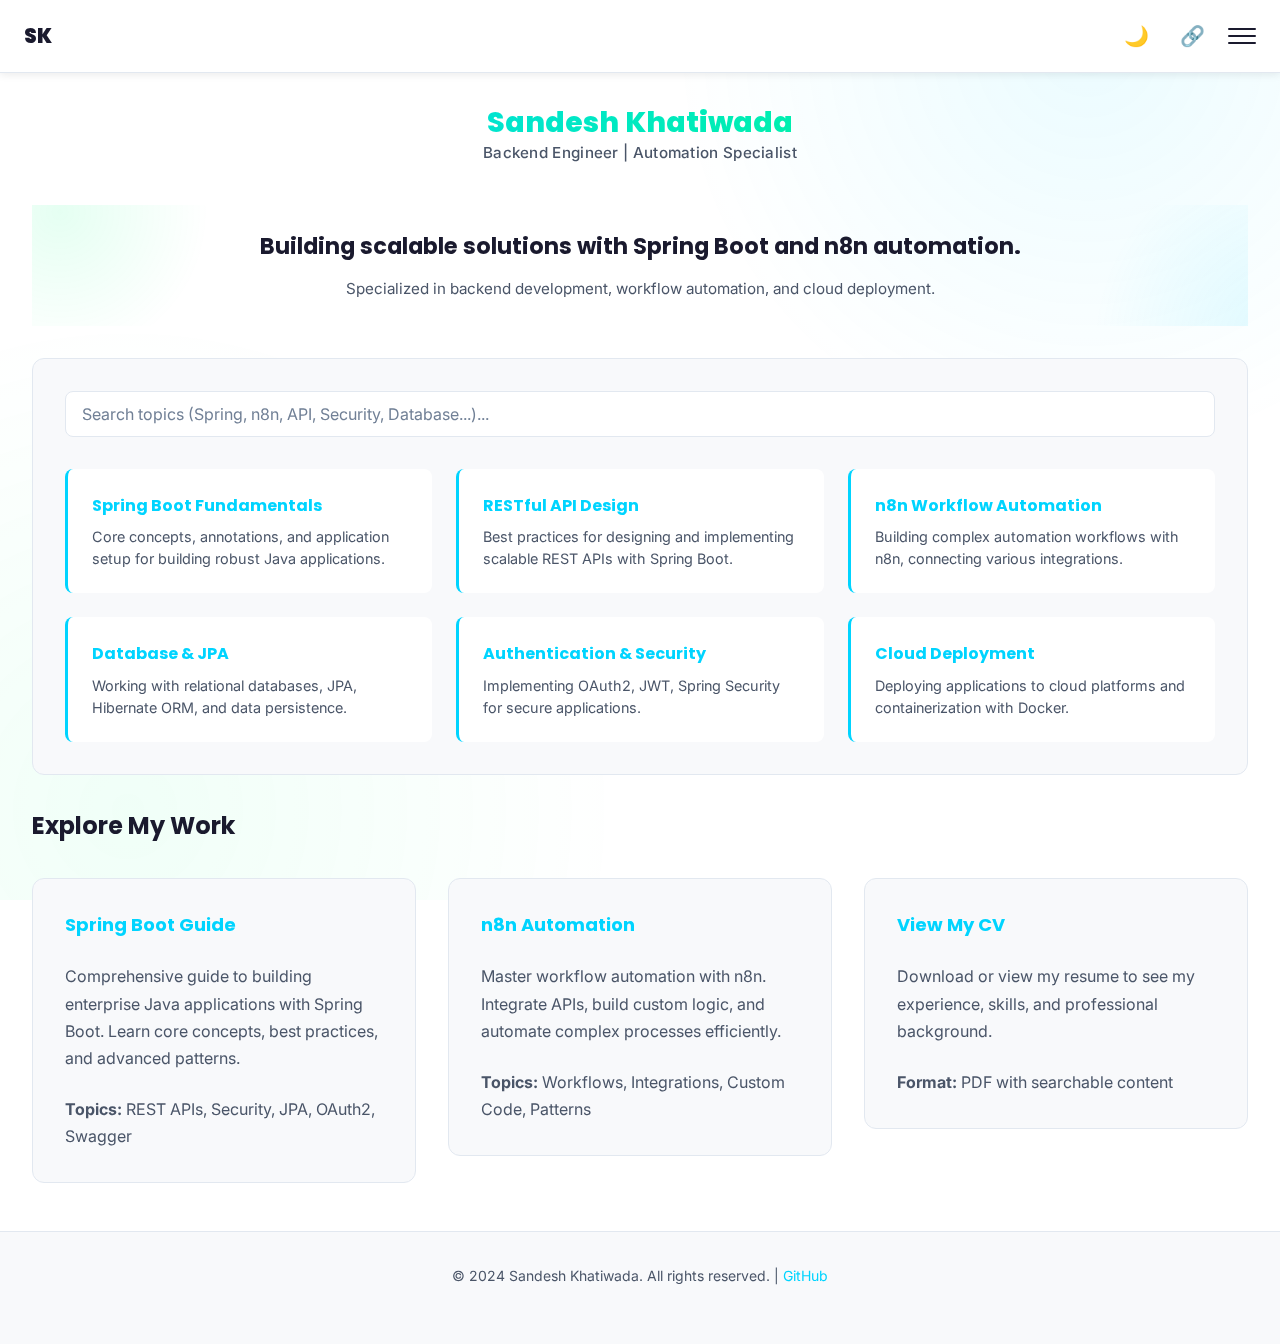
<file: index.html>
<!DOCTYPE html>
<html lang="en">
<head>
    <meta charset="UTF-8">
    <meta name="viewport" content="width=device-width, initial-scale=1.0">
    <title>Sandesh Khatiwada - Backend & Automation Engineer</title>
    <meta name="description" content="Technical portfolio of Sandesh Khatiwada - specialized in Spring Boot, n8n automation, and cloud solutions.">
    
    <!-- Google Fonts -->
    <link href="https://fonts.googleapis.com/css2?family=Inter:wght@400;500;600;700;800&family=Poppins:wght@600;700;800&family=Fira+Code:wght@400;500&display=swap" rel="stylesheet">
    
    <!-- Styles -->
    <link rel="stylesheet" href="css/style-new.css">
</head>
<body>
    <!-- NAVBAR - MINIMAL HEADER -->
    <nav class="navbar">
        <div class="nav-container">
            <div class="nav-brand">SK</div>
            <div class="nav-controls">
                <button id="theme-toggle-btn" class="nav-icon-btn" aria-label="Toggle theme">🌙</button>
                <a href="https://github.com/SandeshKhatiwada05" target="_blank" class="nav-icon-btn" aria-label="GitHub">
                    <span>🔗</span>
                </a>
                <div class="hamburger-menu">
                    <span></span>
                    <span></span>
                    <span></span>
                </div>
            </div>
        </div>
    </nav>

    <!-- SIDEBAR MENU -->
    <aside class="sidebar">
        <ul class="sidebar-menu">
            <li><a href="index.html">Home</a></li>
            <li><a href="spring.html">Spring Boot</a></li>
            <li><a href="n8n.html">n8n</a></li>
            <li><a href="#" data-action="open-cv">CV</a></li>
            <li><a href="#" data-action="open-notes">Notes</a></li>
        </ul>
    </aside>

    <!-- SIDEBAR OVERLAY -->
    <div class="sidebar-overlay"></div>

    <!-- CV MODAL - FULL SCREEN -->
    <div id="cv-modal" class="cv-modal">
        <div class="cv-modal-header">
            <h2>My Resume</h2>
            <div class="cv-search-bar">
                <input 
                    type="text" 
                    id="cv-search-input" 
                    class="cv-search-input" 
                    placeholder="Search CV..."
                    aria-label="Search CV content"
                >
            </div>
            <button class="cv-close-btn" aria-label="Close CV modal">✕</button>
        </div>
        <div class="cv-modal-body">
            <iframe src="Sandesh_CV.pdf" title="My CV"></iframe>
        </div>
    </div>

    <!-- MAIN CONTENT -->
    <main class="container">
        <!-- HEADER SECTION -->
        <section class="header">
            <h1 class="header-title">Sandesh Khatiwada</h1>
            <p class="header-subtitle">Backend Engineer | Automation Specialist</p>
        </section>

        <!-- HERO SECTION -->
        <section class="hero">
            <div class="hero-content">
                <h2>Building scalable solutions with Spring Boot and n8n automation.</h2>
                <p>Specialized in backend development, workflow automation, and cloud deployment.</p>
            </div>
        </section>

        <!-- SEARCH & RECOMMENDATIONS SECTION -->
        <section class="search-section">
            <div class="search-box">
                <input 
                    type="text" 
                    id="search-input" 
                    class="search-input" 
                    placeholder="Search topics (Spring, n8n, API, Security, Database...)..."
                    aria-label="Search recommendations"
                >
            </div>
            <div class="recommendations" id="recommendations-grid"></div>
        </section>

        <!-- QUICK LINKS SECTION -->
        <section class="quick-links">
            <h2>Explore My Work</h2>
            <div class="cards-grid">
                <a href="spring.html" class="card-link">
                    <div class="card">
                        <h3>Spring Boot Guide</h3>
                        <p>Comprehensive guide to building enterprise Java applications with Spring Boot. Learn core concepts, best practices, and advanced patterns.</p>
                        <p><strong>Topics:</strong> REST APIs, Security, JPA, OAuth2, Swagger</p>
                    </div>
                </a>

                <a href="n8n.html" class="card-link">
                    <div class="card">
                        <h3>n8n Automation</h3>
                        <p>Master workflow automation with n8n. Integrate APIs, build custom logic, and automate complex processes efficiently.</p>
                        <p><strong>Topics:</strong> Workflows, Integrations, Custom Code, Patterns</p>
                    </div>
                </a>

                <a href="#" data-action="open-cv" class="card-link">
                    <div class="card">
                        <h3>View My CV</h3>
                        <p>Download or view my resume to see my experience, skills, and professional background.</p>
                        <p><strong>Format:</strong> PDF with searchable content</p>
                    </div>
                </a>
            </div>
        </section>
    </main>

    <!-- FOOTER -->
    <footer class="footer">
        <p>&copy; 2024 Sandesh Khatiwada. All rights reserved. | 
            <a href="https://github.com/SandeshKhatiwada05" target="_blank">GitHub</a>
        </p>
    </footer>

    <!-- Scripts -->
    <script src="js/main-new.js"></script>
</body>
</html>
</file>
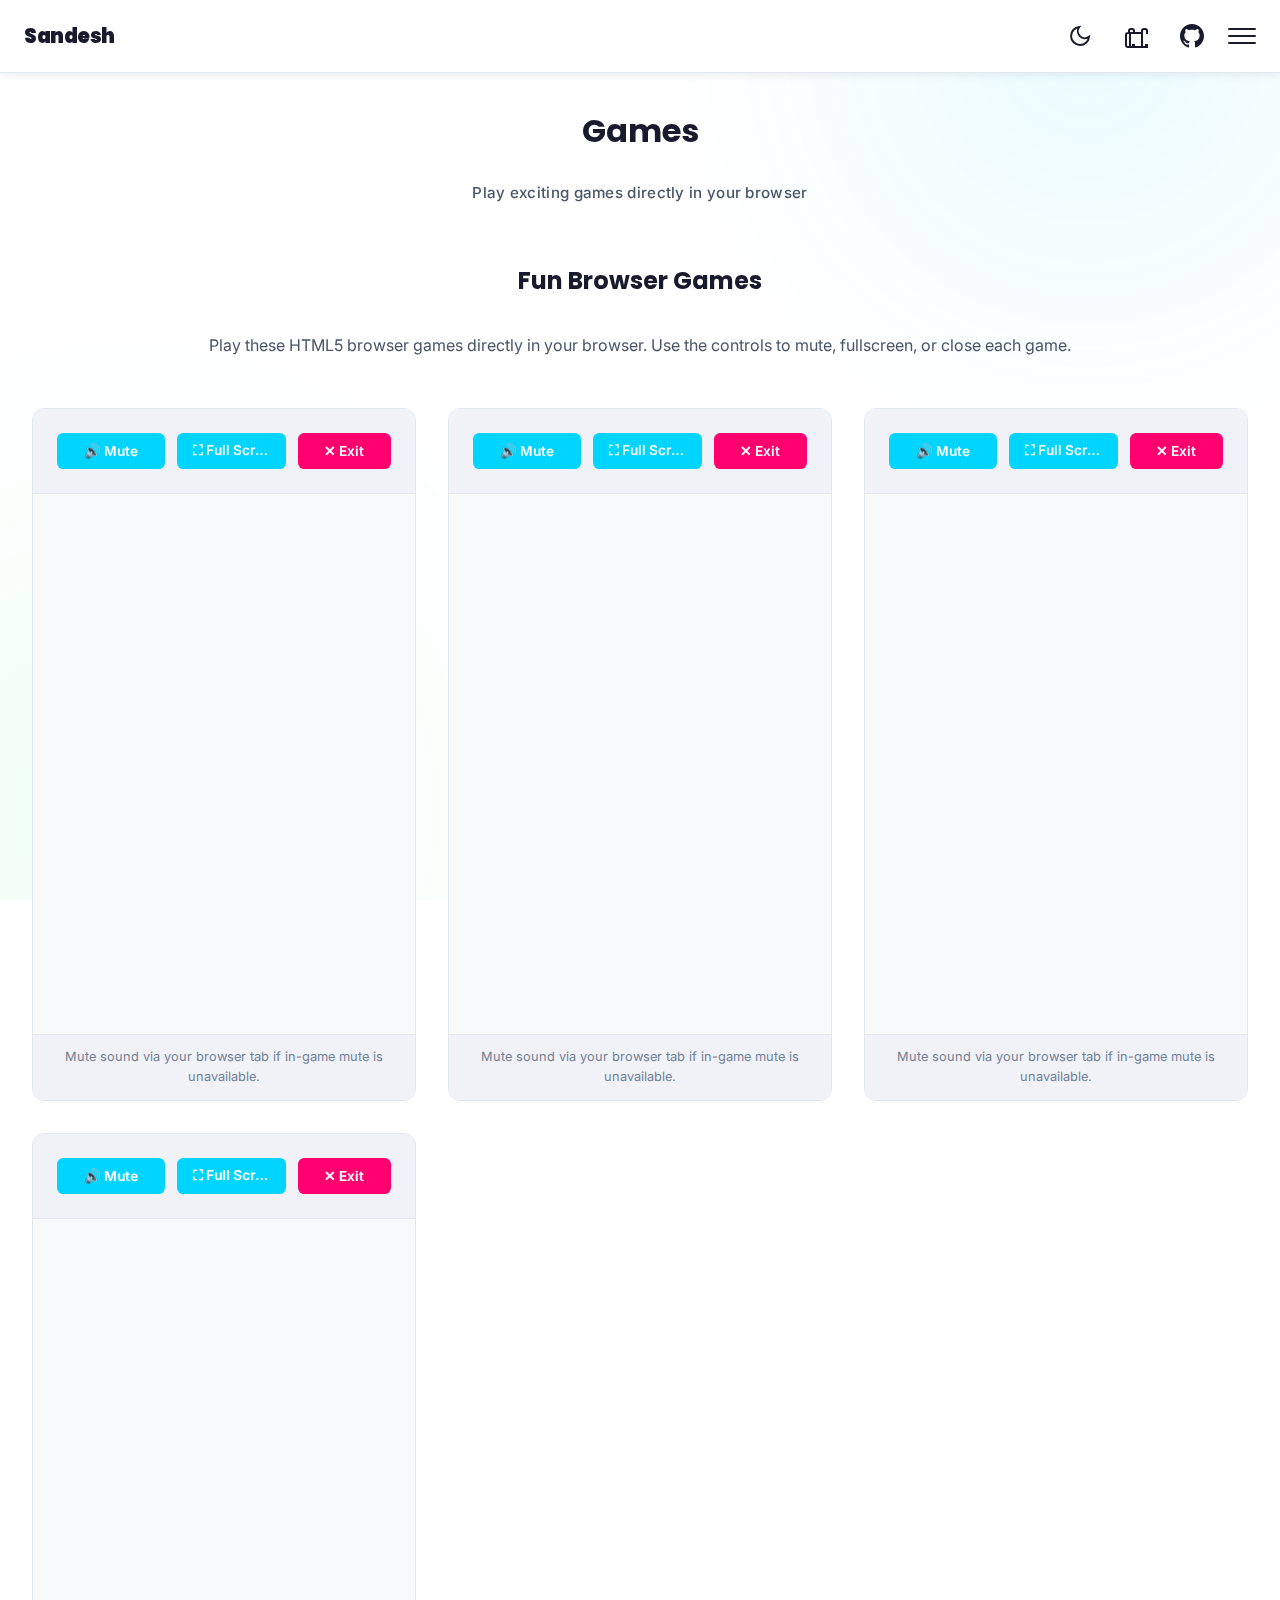
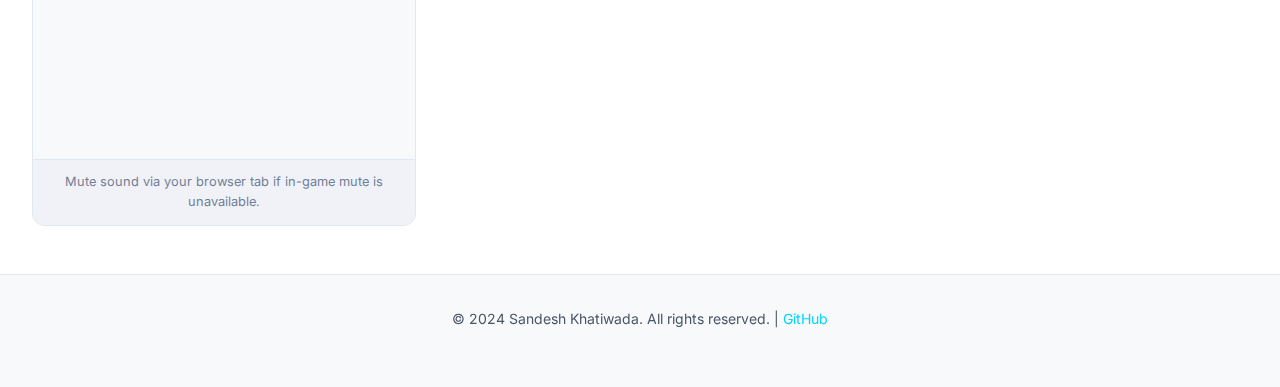
<file: games.html>
<!DOCTYPE html>
<html lang="en">
<head>
    <meta charset="UTF-8">
    <meta name="viewport" content="width=device-width, initial-scale=1.0">
    <title>Games - Sandesh Khatiwada</title>
    <link href="https://fonts.googleapis.com/css2?family=Inter:wght@400;500;600;700;800&family=Poppins:wght@600;700;800&family=Fira+Code:wght@400;500&display=swap" rel="stylesheet">
    <link rel="stylesheet" href="css/style-new.css">
</head>
<body>
    <!-- NAVBAR - MINIMAL HEADER -->
    <nav class="navbar">
        <div class="nav-container">
            <a href="index.html" class="nav-brand">Sandesh</a>
            <div class="nav-controls">
                <button id="theme-toggle-btn" class="nav-icon-btn" aria-label="Toggle theme">
                    <span class="theme-icon">
                        <svg width="24" height="24" viewBox="0 0 24 24" fill="none" stroke="currentColor" stroke-width="2">
                            <path d="M21 12.79A9 9 0 1 1 11.21 3 7 7 0 0 0 21 12.79z"></path>
                        </svg>
                    </span>
                </button>
                <a href="games.html" class="nav-icon-btn" aria-label="Games">
                    <svg width="24" height="24" viewBox="0 0 24 24" fill="none" stroke="currentColor" stroke-width="2">
                        <line x1="6" y1="9" x2="6" y2="22"></line>
                        <line x1="18" y1="9" x2="18" y2="22"></line>
                        <path d="M6 9h12V7c0-1 .895-2 2-2h1c1.105 0 2 .895 2 2v2h1c1.105 0 2 .895 2 2v10c0 1.105-.895 2-2 2h-1v-2h-1v2h-12v-2h-1v2H4c-1.105 0-2-.895-2-2V11c0-1.105.895-2 2-2h1V7c0-1 .895-2 2-2h1c1.105 0 2 .895 2 2v2z"></path>
                    </svg>
                </a>
                <a href="https://github.com/SandeshKhatiwada05" target="_blank" class="nav-icon-btn github-icon" aria-label="GitHub">
                    <svg width="24" height="24" viewBox="0 0 24 24" fill="currentColor">
                        <path d="M12 0c-6.626 0-12 5.373-12 12 0 5.302 3.438 9.8 8.207 11.387.599.111.793-.261.793-.577v-2.234c-3.338.726-4.033-1.416-4.033-1.416-.546-1.387-1.333-1.756-1.333-1.756-1.089-.745.083-.729.083-.729 1.205.084 1.839 1.237 1.839 1.237 1.07 1.834 2.807 1.304 3.492.997.107-.775.418-1.305.762-1.604-2.665-.305-5.467-1.334-5.467-5.931 0-1.311.469-2.381 1.236-3.221-.124-.303-.535-1.524.117-3.176 0 0 1.008-.322 3.301 1.23.957-.266 1.983-.399 3.003-.404 1.02.005 2.047.138 3.006.404 2.291-1.552 3.297-1.23 3.297-1.23.653 1.653.242 2.874.118 3.176.77.84 1.235 1.911 1.235 3.221 0 4.609-2.807 5.624-5.479 5.921.43.372.823 1.102.823 2.222v 3.293c0 .319.192.694.801.576 4.765-1.589 8.199-6.086 8.199-11.386 0-6.627-5.373-12-12-12z"/>
                    </svg>
                </a>
                <div class="hamburger-menu">
                    <span></span>
                    <span></span>
                    <span></span>
                </div>
            </div>
        </div>
    </nav>

    <!-- SIDEBAR MENU -->
    <aside class="sidebar">
        <ul class="sidebar-menu">
            <li><a href="index.html">Home</a></li>
            <li><a href="spring.html">Spring Boot</a></li>
            <li><a href="n8n.html">n8n</a></li>
            <li><a href="games.html">Games</a></li>
            <li><a href="#" data-action="open-cv">CV</a></li>
        </ul>
    </aside>

    <!-- SIDEBAR OVERLAY -->
    <div class="sidebar-overlay"></div>

    <!-- CV MODAL - FULL SCREEN -->
    <div id="cv-modal" class="cv-modal">
        <div class="cv-modal-header">
            <h2>My Resume</h2>
            <div class="cv-search-bar">
                <input 
                    type="text" 
                    id="cv-search-input" 
                    class="cv-search-input" 
                    placeholder="Search CV..."
                    aria-label="Search CV content"
                >
            </div>
            <button class="cv-close-btn" aria-label="Close CV modal">✕</button>
        </div>
        <div class="cv-modal-body">
            <iframe src="Sandesh_CV.pdf" title="My CV"></iframe>
        </div>
    </div>

    <!-- MAIN CONTENT -->
    <main class="container">
        <!-- HEADER SECTION -->
        <section class="header">
            <h1>Games</h1>
            <p class="header-subtitle">Play exciting games directly in your browser</p>
        </section>

        <!-- GAMES SECTION -->
        <section class="quick-links">
            <div class="games-header">
                <h2>Fun Browser Games</h2>
                <p>Play these HTML5 browser games directly in your browser. Use the controls to mute, fullscreen, or close each game.</p>
            </div>
            <div class="games-grid">
                <!-- Free Kick Football: 3D Soccer -->
                <div class="game-card">
                    <div class="game-toolbar">
                        <button class="mute-btn" onclick="muteGame(this)">🔊 Mute</button>
                        <button class="fullscreen-btn" onclick="toggleFullScreen(this)">⛶ Full Screen</button>
                        <button class="exit-btn" onclick="closeGame(this)">✕ Exit</button>
                    </div>
                    <iframe
                        src="https://www.madkidgames.com/full/free-kick-football-3d-soccer"
                        width="100%"
                        height="540"
                        frameborder="0"
                        allowfullscreen
                        scrolling="no"
                        loading="lazy"
                        referrerpolicy="no-referrer-when-downgrade">
                    </iframe>
                    <div class="mute-notice">Mute sound via your browser tab if in-game mute is unavailable.</div>
                </div>

                <!-- World Cricket Championship Lite -->
                <div class="game-card">
                    <div class="game-toolbar">
                        <button class="mute-btn" onclick="muteGame(this)">🔊 Mute</button>
                        <button class="fullscreen-btn" onclick="toggleFullScreen(this)">⛶ Full Screen</button>
                        <button class="exit-btn" onclick="closeGame(this)">✕ Exit</button>
                    </div>
                    <iframe
                        src="https://www.madkidgames.com/full/world-cricket-championship-lte"
                        width="100%"
                        height="540"
                        frameborder="0"
                        allowfullscreen
                        scrolling="no"
                        loading="lazy"
                        referrerpolicy="no-referrer-when-downgrade">
                    </iframe>
                    <div class="mute-notice">Mute sound via your browser tab if in-game mute is unavailable.</div>
                </div>

                <!-- MMX Hill Dash -->
                <div class="game-card">
                    <div class="game-toolbar">
                        <button class="mute-btn" onclick="muteGame(this)">🔊 Mute</button>
                        <button class="fullscreen-btn" onclick="toggleFullScreen(this)">⛶ Full Screen</button>
                        <button class="exit-btn" onclick="closeGame(this)">✕ Exit</button>
                    </div>
                    <iframe
                        src="https://www.madkidgames.com/full/mmx-hill-dash"
                        width="100%"
                        height="540"
                        frameborder="0"
                        allowfullscreen
                        scrolling="no"
                        loading="lazy"
                        referrerpolicy="no-referrer-when-downgrade">
                    </iframe>
                    <div class="mute-notice">Mute sound via your browser tab if in-game mute is unavailable.</div>
                </div>

                <!-- Real Pool 3D -->
                <div class="game-card">
                    <div class="game-toolbar">
                        <button class="mute-btn" onclick="muteGame(this)">🔊 Mute</button>
                        <button class="fullscreen-btn" onclick="toggleFullScreen(this)">⛶ Full Screen</button>
                        <button class="exit-btn" onclick="closeGame(this)">✕ Exit</button>
                    </div>
                    <iframe
                        src="https://www.madkidgames.com/full/real-pool-3d"
                        width="100%"
                        height="540"
                        frameborder="0"
                        allowfullscreen
                        scrolling="no"
                        loading="lazy"
                        referrerpolicy="no-referrer-when-downgrade">
                    </iframe>
                    <div class="mute-notice">Mute sound via your browser tab if in-game mute is unavailable.</div>
                </div>
            </div>
        </section>
    </main>

    <!-- FOOTER -->
    <footer class="footer">
        <p>&copy; 2024 Sandesh Khatiwada. All rights reserved. | 
            <a href="https://github.com/SandeshKhatiwada05" target="_blank">GitHub</a>
        </p>
    </footer>

    <!-- Scripts -->
    <script src="js/main-new.js"></script>
</body>
</html>
</file>
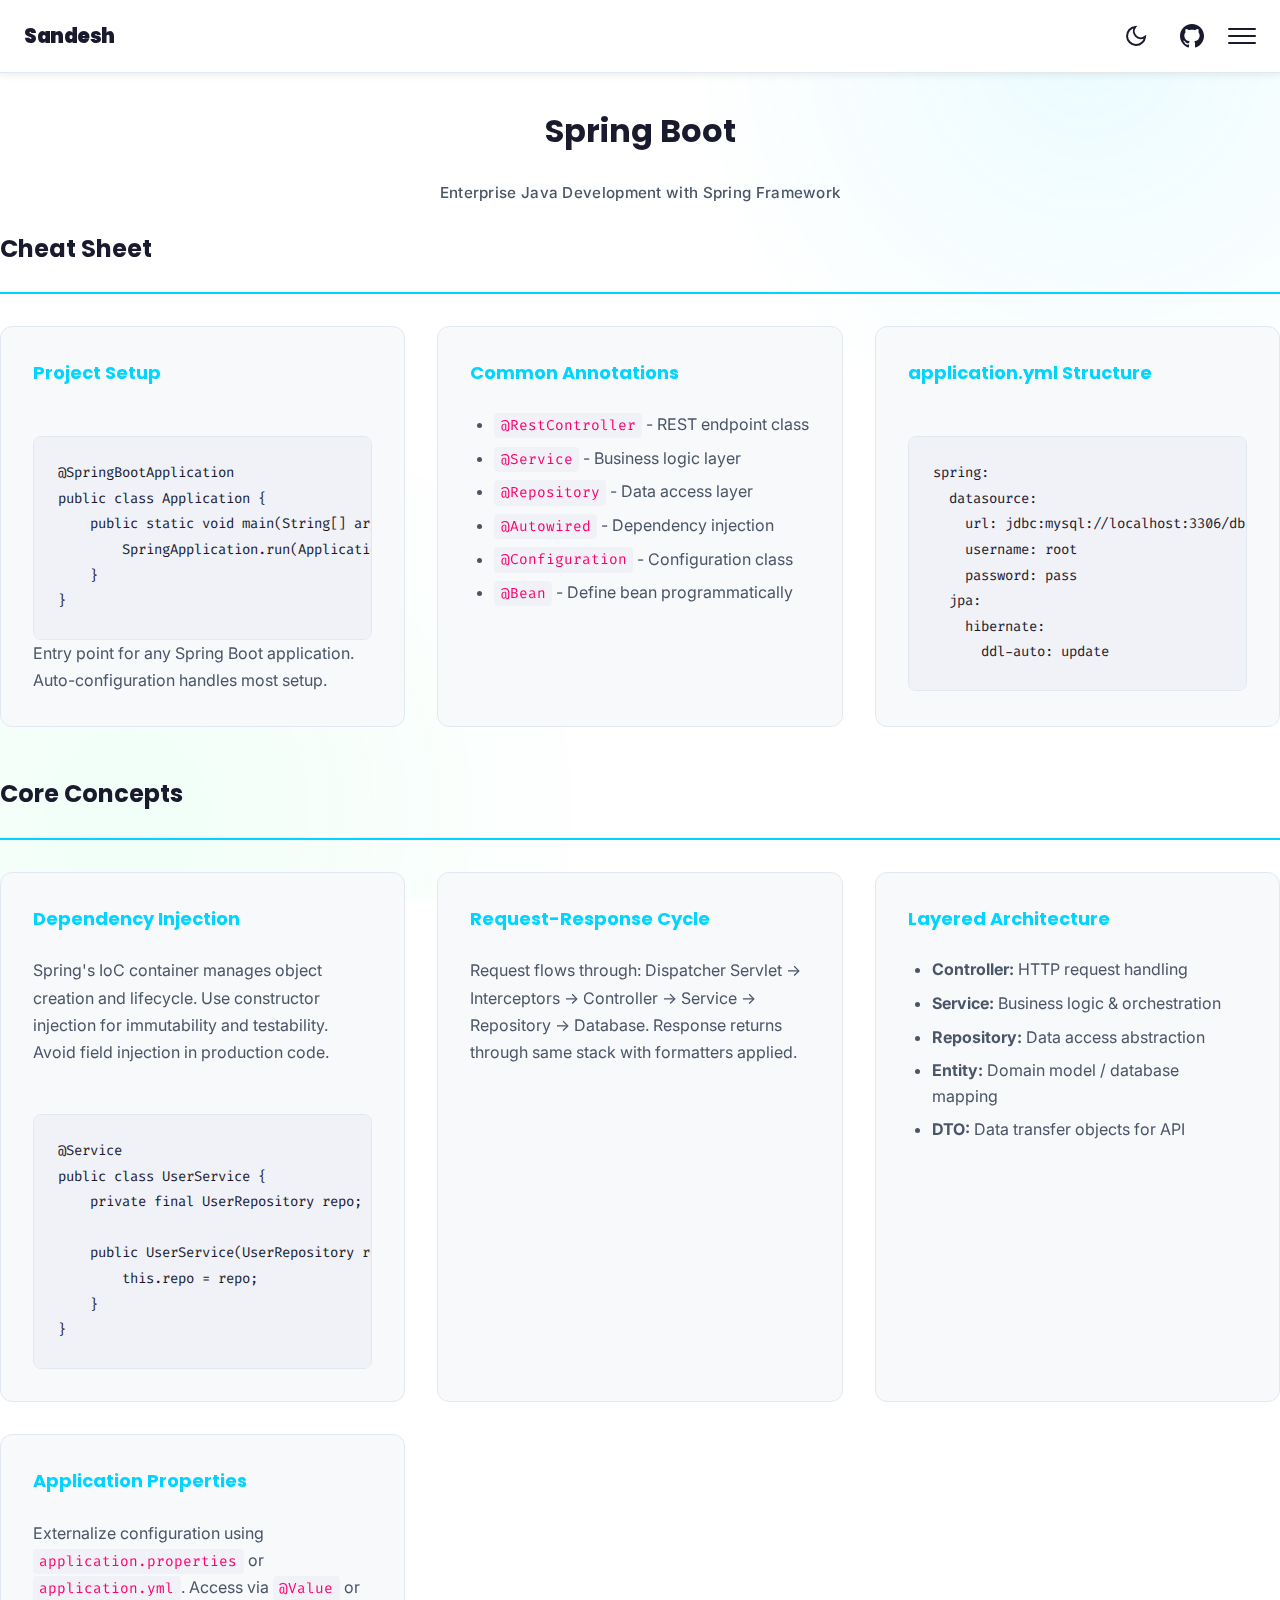
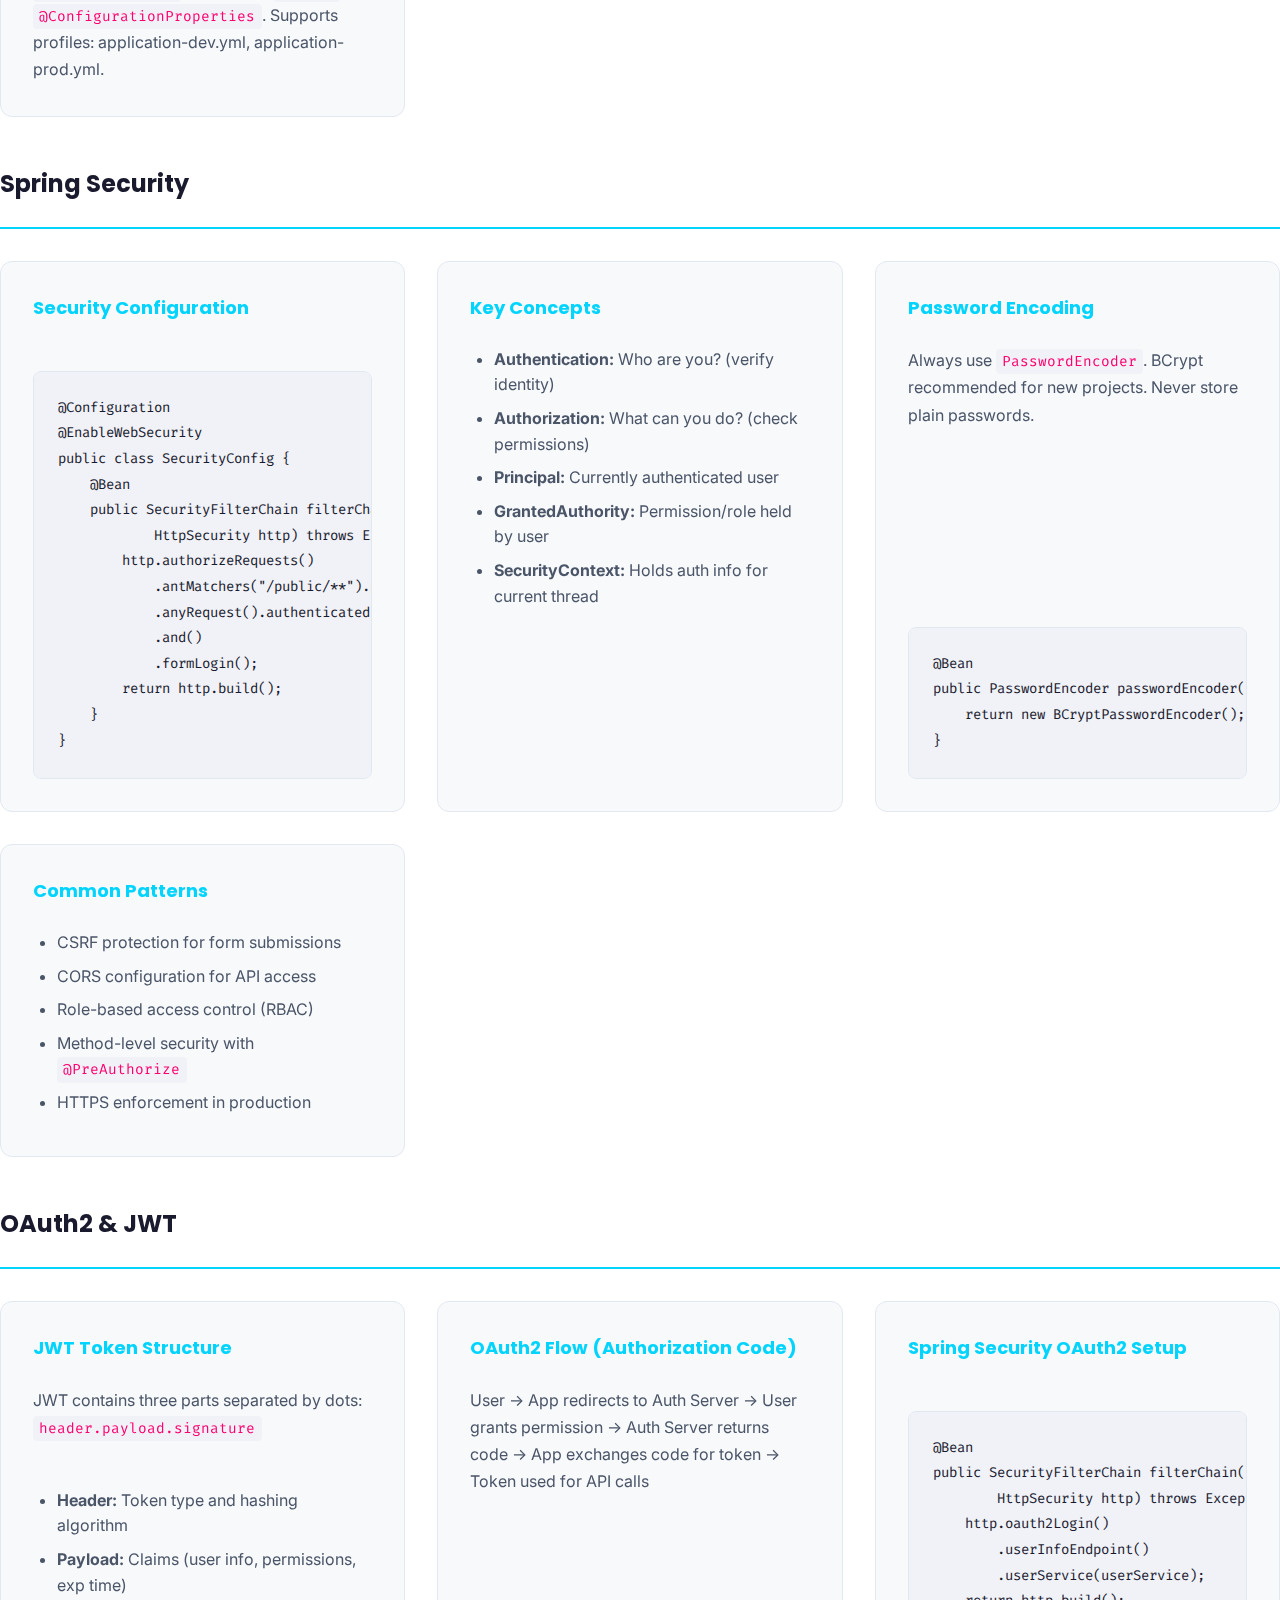
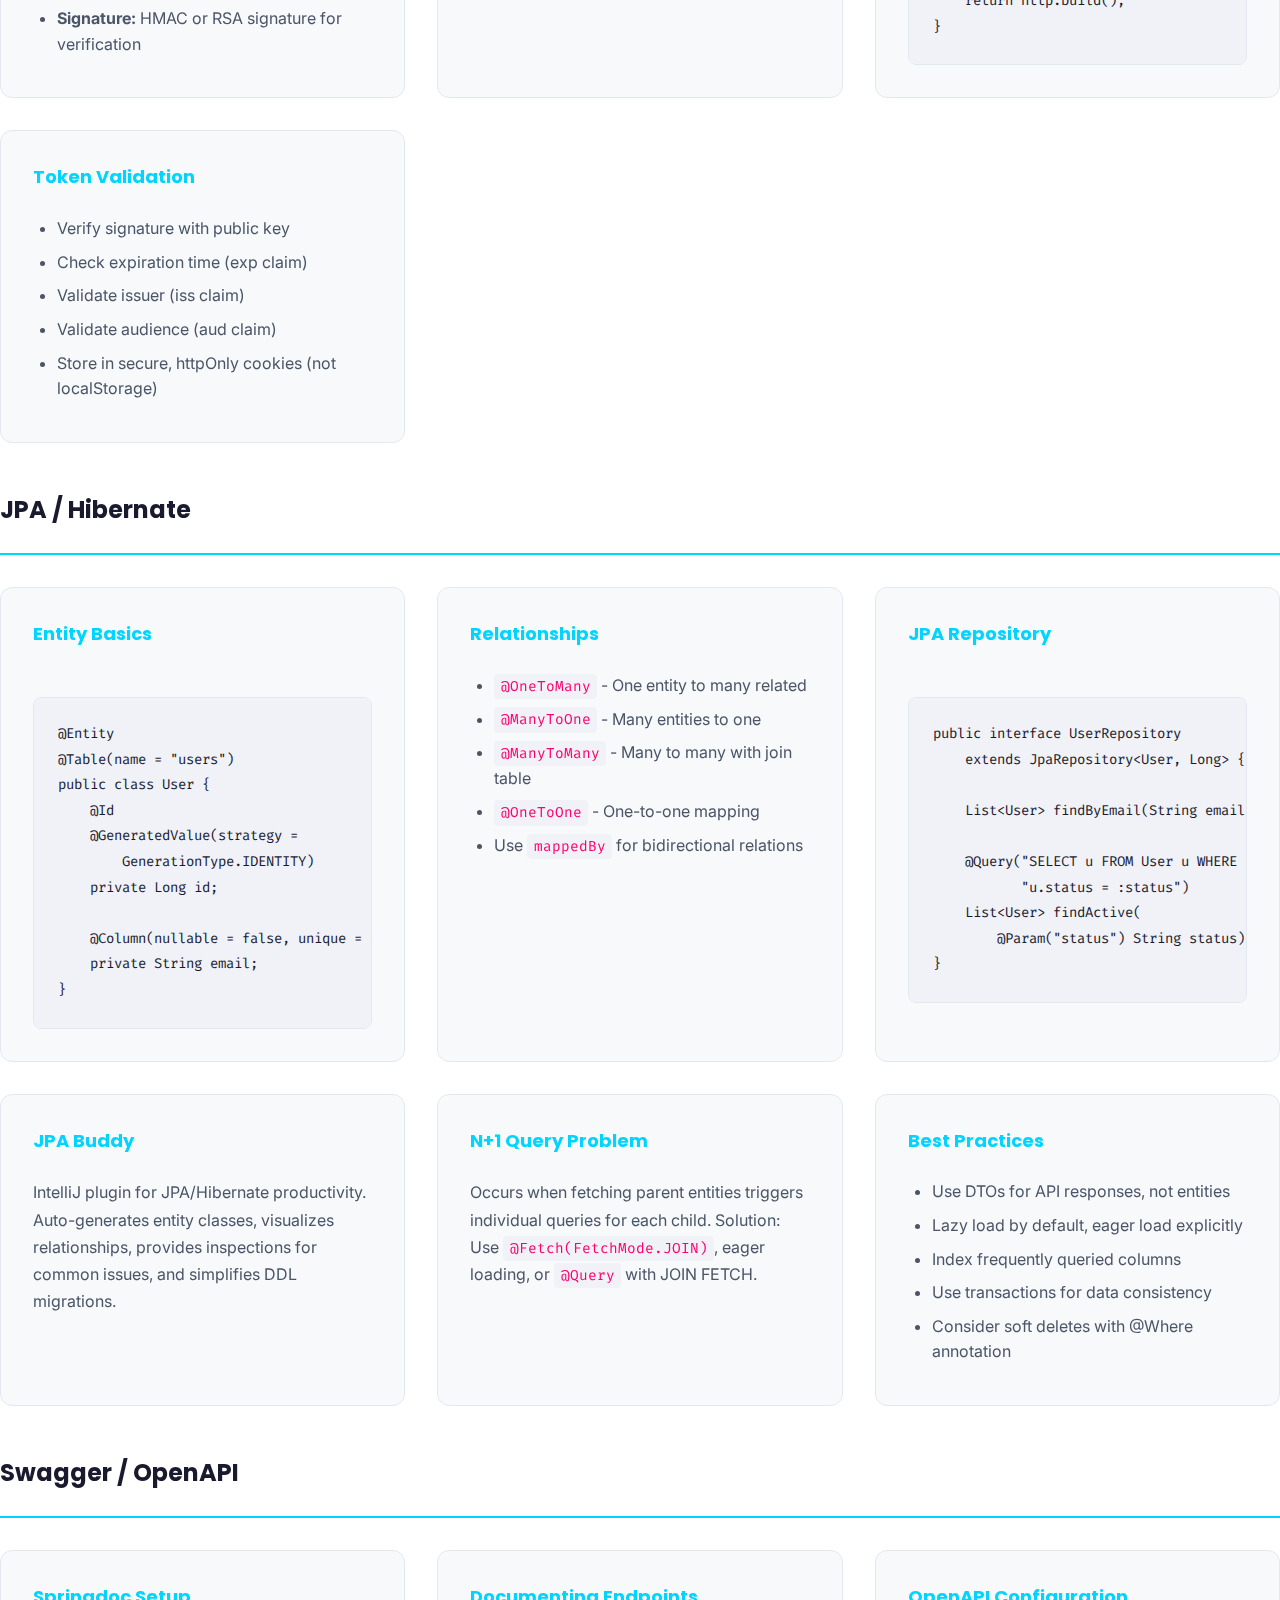
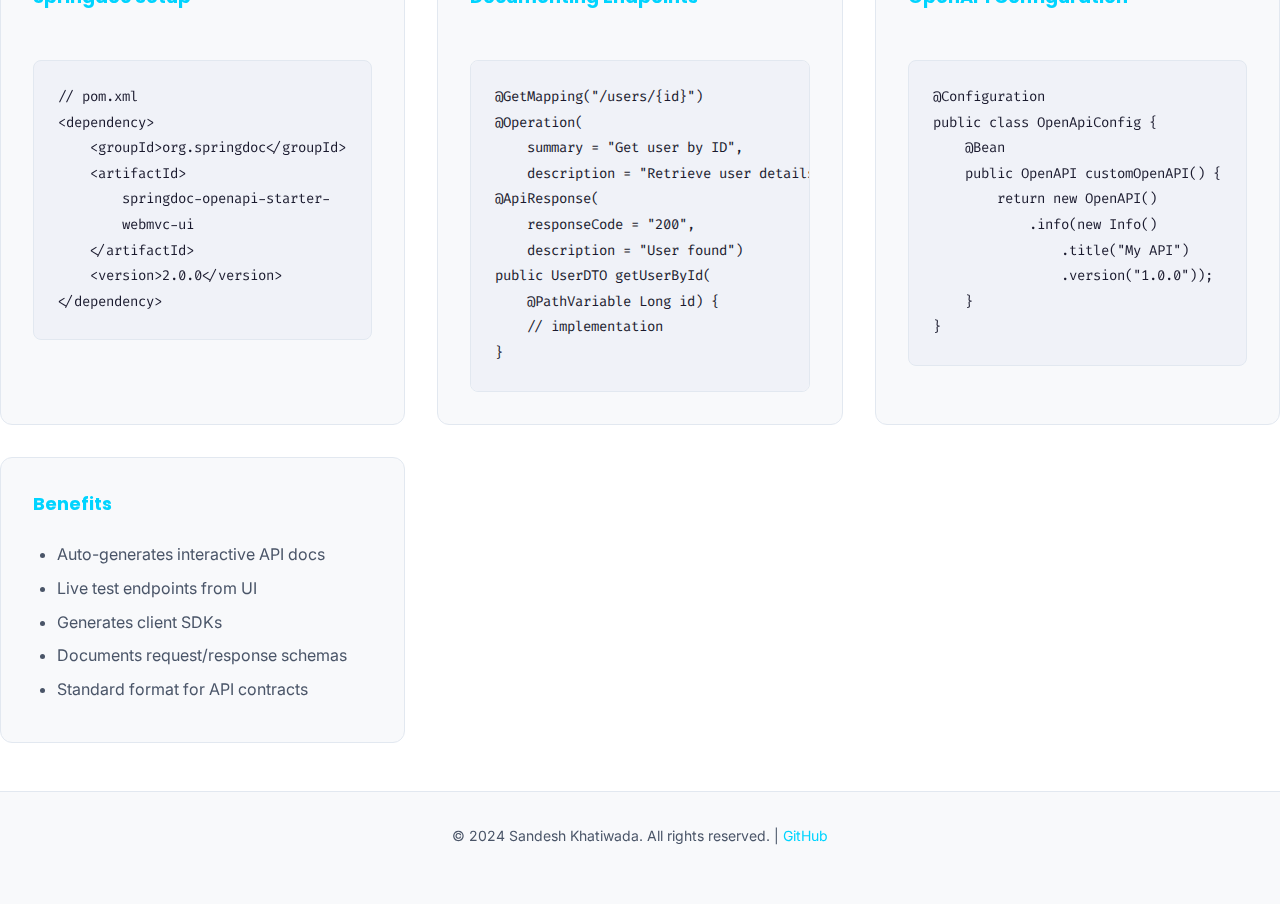
<file: spring.html>
<!DOCTYPE html>
<html lang="en">
<head>
    <meta charset="UTF-8">
    <meta name="viewport" content="width=device-width, initial-scale=1.0">
    <title>Spring Boot - Sandesh Khatiwada</title>
    <link href="https://fonts.googleapis.com/css2?family=Inter:wght@400;500;600;700;800&family=Poppins:wght@600;700;800&family=Fira+Code:wght@400;500&display=swap" rel="stylesheet">
    <link rel="stylesheet" href="css/style-new.css">
</head>
<body>
    <!-- NAVBAR - MINIMAL HEADER -->
    <nav class="navbar">
        <div class="nav-container">
            <a href="index.html" class="nav-brand">Sandesh</a>
            <div class="nav-controls">
                <button id="theme-toggle-btn" class="nav-icon-btn" aria-label="Toggle theme">
                    <span class="theme-icon">
                        <svg width="24" height="24" viewBox="0 0 24 24" fill="none" stroke="currentColor" stroke-width="2">
                            <path d="M21 12.79A9 9 0 1 1 11.21 3 7 7 0 0 0 21 12.79z"></path>
                        </svg>
                    </span>
                </button>
                <a href="https://github.com/SandeshKhatiwada05" target="_blank" class="nav-icon-btn github-icon" aria-label="GitHub">
                    <svg width="24" height="24" viewBox="0 0 24 24" fill="currentColor">
                        <path d="M12 0c-6.626 0-12 5.373-12 12 0 5.302 3.438 9.8 8.207 11.387.599.111.793-.261.793-.577v-2.234c-3.338.726-4.033-1.416-4.033-1.416-.546-1.387-1.333-1.756-1.333-1.756-1.089-.745.083-.729.083-.729 1.205.084 1.839 1.237 1.839 1.237 1.07 1.834 2.807 1.304 3.492.997.107-.775.418-1.305.762-1.604-2.665-.305-5.467-1.334-5.467-5.931 0-1.311.469-2.381 1.236-3.221-.124-.303-.535-1.524.117-3.176 0 0 1.008-.322 3.301 1.23.957-.266 1.983-.399 3.003-.404 1.02.005 2.047.138 3.006.404 2.291-1.552 3.297-1.23 3.297-1.23.653 1.653.242 2.874.118 3.176.77.84 1.235 1.911 1.235 3.221 0 4.609-2.807 5.624-5.479 5.921.43.372.823 1.102.823 2.222v 3.293c0 .319.192.694.801.576 4.765-1.589 8.199-6.086 8.199-11.386 0-6.627-5.373-12-12-12z"/>
                    </svg>
                </a>
                <div class="hamburger-menu">
                    <span></span>
                    <span></span>
                    <span></span>
                </div>
            </div>
        </div>
    </nav>

    <!-- SIDEBAR MENU -->
    <aside class="sidebar">
        <ul class="sidebar-menu">
            <li><a href="index.html">Home</a></li>
            <li><a href="spring.html">Spring Boot</a></li>
            <li><a href="n8n.html">n8n</a></li>
            <li><a href="games.html">Games</a></li>
            <li><a href="#" data-action="open-cv">CV</a></li>
        </ul>
    </aside>

    <!-- SIDEBAR OVERLAY -->
    <div class="sidebar-overlay"></div>

    <!-- CV MODAL - FULL SCREEN -->
    <div id="cv-modal" class="cv-modal">
        <div class="cv-modal-header">
            <h2>My Resume</h2>
            <div class="cv-search-bar">
                <input 
                    type="text" 
                    id="cv-search-input" 
                    class="cv-search-input" 
                    placeholder="Search CV..."
                    aria-label="Search CV content"
                >
            </div>
            <button class="cv-close-btn" aria-label="Close CV modal">✕</button>
        </div>
        <div class="cv-modal-body">
            <iframe src="Sandesh_CV.pdf" title="My CV"></iframe>
        </div>
    </div>

    <!-- Main Content -->
    <main class="container">
        <!-- Header Section -->
        <section class="header">
            <h1>Spring Boot</h1>
            <p class="header-subtitle">Enterprise Java Development with Spring Framework</p>
        </section>

        <!-- Cheat Sheet Section -->
        <section class="content-section">
            <h2 class="section-title">Cheat Sheet</h2>
            <div class="cards-grid">
                <div class="card">
                    <h3>Project Setup</h3>
                    <pre><code>@SpringBootApplication
public class Application {
    public static void main(String[] args) {
        SpringApplication.run(Application.class, args);
    }
}</code></pre>
                    <p>Entry point for any Spring Boot application. Auto-configuration handles most setup.</p>
                </div>
                <div class="card">
                    <h3>Common Annotations</h3>
                    <ul class="compact-list">
                        <li><code>@RestController</code> - REST endpoint class</li>
                        <li><code>@Service</code> - Business logic layer</li>
                        <li><code>@Repository</code> - Data access layer</li>
                        <li><code>@Autowired</code> - Dependency injection</li>
                        <li><code>@Configuration</code> - Configuration class</li>
                        <li><code>@Bean</code> - Define bean programmatically</li>
                    </ul>
                </div>
                <div class="card">
                    <h3>application.yml Structure</h3>
                    <pre><code>spring:
  datasource:
    url: jdbc:mysql://localhost:3306/db
    username: root
    password: pass
  jpa:
    hibernate:
      ddl-auto: update</code></pre>
                </div>
            </div>
        </section>

        <!-- Core Concepts Section -->
        <section class="content-section">
            <h2 class="section-title">Core Concepts</h2>
            <div class="cards-grid">
                <div class="card">
                    <h3>Dependency Injection</h3>
                    <p>
                        Spring's IoC container manages object creation and lifecycle. Use constructor injection 
                        for immutability and testability. Avoid field injection in production code.
                    </p>
                    <pre><code>@Service
public class UserService {
    private final UserRepository repo;
    
    public UserService(UserRepository repo) {
        this.repo = repo;
    }
}</code></pre>
                </div>
                <div class="card">
                    <h3>Request-Response Cycle</h3>
                    <p>
                        Request flows through: Dispatcher Servlet → Interceptors → Controller → Service 
                        → Repository → Database. Response returns through same stack with formatters applied.
                    </p>
                </div>
                <div class="card">
                    <h3>Layered Architecture</h3>
                    <ul class="compact-list">
                        <li><strong>Controller:</strong> HTTP request handling</li>
                        <li><strong>Service:</strong> Business logic & orchestration</li>
                        <li><strong>Repository:</strong> Data access abstraction</li>
                        <li><strong>Entity:</strong> Domain model / database mapping</li>
                        <li><strong>DTO:</strong> Data transfer objects for API</li>
                    </ul>
                </div>
                <div class="card">
                    <h3>Application Properties</h3>
                    <p>
                        Externalize configuration using <code>application.properties</code> or <code>application.yml</code>. 
                        Access via <code>@Value</code> or <code>@ConfigurationProperties</code>. 
                        Supports profiles: application-dev.yml, application-prod.yml.
                    </p>
                </div>
            </div>
        </section>

        <!-- Spring Security Section -->
        <section class="content-section">
            <h2 class="section-title">Spring Security</h2>
            <div class="cards-grid">
                <div class="card">
                    <h3>Security Configuration</h3>
                    <pre><code>@Configuration
@EnableWebSecurity
public class SecurityConfig {
    @Bean
    public SecurityFilterChain filterChain(
            HttpSecurity http) throws Exception {
        http.authorizeRequests()
            .antMatchers("/public/**").permitAll()
            .anyRequest().authenticated()
            .and()
            .formLogin();
        return http.build();
    }
}</code></pre>
                </div>
                <div class="card">
                    <h3>Key Concepts</h3>
                    <ul class="compact-list">
                        <li><strong>Authentication:</strong> Who are you? (verify identity)</li>
                        <li><strong>Authorization:</strong> What can you do? (check permissions)</li>
                        <li><strong>Principal:</strong> Currently authenticated user</li>
                        <li><strong>GrantedAuthority:</strong> Permission/role held by user</li>
                        <li><strong>SecurityContext:</strong> Holds auth info for current thread</li>
                    </ul>
                </div>
                <div class="card">
                    <h3>Password Encoding</h3>
                    <p>
                        Always use <code>PasswordEncoder</code>. BCrypt recommended for new projects. 
                        Never store plain passwords.
                    </p>
                    <pre><code>@Bean
public PasswordEncoder passwordEncoder() {
    return new BCryptPasswordEncoder();
}</code></pre>
                </div>
                <div class="card">
                    <h3>Common Patterns</h3>
                    <ul class="compact-list">
                        <li>CSRF protection for form submissions</li>
                        <li>CORS configuration for API access</li>
                        <li>Role-based access control (RBAC)</li>
                        <li>Method-level security with <code>@PreAuthorize</code></li>
                        <li>HTTPS enforcement in production</li>
                    </ul>
                </div>
            </div>
        </section>

        <!-- OAuth2 and JWT Section -->
        <section class="content-section">
            <h2 class="section-title">OAuth2 & JWT</h2>
            <div class="cards-grid">
                <div class="card">
                    <h3>JWT Token Structure</h3>
                    <p>
                        JWT contains three parts separated by dots: <code>header.payload.signature</code>
                    </p>
                    <ul class="compact-list">
                        <li><strong>Header:</strong> Token type and hashing algorithm</li>
                        <li><strong>Payload:</strong> Claims (user info, permissions, exp time)</li>
                        <li><strong>Signature:</strong> HMAC or RSA signature for verification</li>
                    </ul>
                </div>
                <div class="card">
                    <h3>OAuth2 Flow (Authorization Code)</h3>
                    <p>
                        User → App redirects to Auth Server → User grants permission → 
                        Auth Server returns code → App exchanges code for token → Token used for API calls
                    </p>
                </div>
                <div class="card">
                    <h3>Spring Security OAuth2 Setup</h3>
                    <pre><code>@Bean
public SecurityFilterChain filterChain(
        HttpSecurity http) throws Exception {
    http.oauth2Login()
        .userInfoEndpoint()
        .userService(userService);
    return http.build();
}</code></pre>
                </div>
                <div class="card">
                    <h3>Token Validation</h3>
                    <ul class="compact-list">
                        <li>Verify signature with public key</li>
                        <li>Check expiration time (exp claim)</li>
                        <li>Validate issuer (iss claim)</li>
                        <li>Validate audience (aud claim)</li>
                        <li>Store in secure, httpOnly cookies (not localStorage)</li>
                    </ul>
                </div>
            </div>
        </section>

        <!-- JPA & Hibernate Section -->
        <section class="content-section">
            <h2 class="section-title">JPA / Hibernate</h2>
            <div class="cards-grid">
                <div class="card">
                    <h3>Entity Basics</h3>
                    <pre><code>@Entity
@Table(name = "users")
public class User {
    @Id
    @GeneratedValue(strategy = 
        GenerationType.IDENTITY)
    private Long id;
    
    @Column(nullable = false, unique = true)
    private String email;
}</code></pre>
                </div>
                <div class="card">
                    <h3>Relationships</h3>
                    <ul class="compact-list">
                        <li><code>@OneToMany</code> - One entity to many related</li>
                        <li><code>@ManyToOne</code> - Many entities to one</li>
                        <li><code>@ManyToMany</code> - Many to many with join table</li>
                        <li><code>@OneToOne</code> - One-to-one mapping</li>
                        <li>Use <code>mappedBy</code> for bidirectional relations</li>
                    </ul>
                </div>
                <div class="card">
                    <h3>JPA Repository</h3>
                    <pre><code>public interface UserRepository
    extends JpaRepository&lt;User, Long&gt; {
    
    List&lt;User&gt; findByEmail(String email);
    
    @Query("SELECT u FROM User u WHERE " +
           "u.status = :status")
    List&lt;User&gt; findActive(
        @Param("status") String status);
}</code></pre>
                </div>
                <div class="card">
                    <h3>JPA Buddy</h3>
                    <p>
                        IntelliJ plugin for JPA/Hibernate productivity. Auto-generates entity classes, 
                        visualizes relationships, provides inspections for common issues, and simplifies 
                        DDL migrations.
                    </p>
                </div>
                <div class="card">
                    <h3>N+1 Query Problem</h3>
                    <p>
                        Occurs when fetching parent entities triggers individual queries for each child. 
                        Solution: Use <code>@Fetch(FetchMode.JOIN)</code>, eager loading, or 
                        <code>@Query</code> with JOIN FETCH.
                    </p>
                </div>
                <div class="card">
                    <h3>Best Practices</h3>
                    <ul class="compact-list">
                        <li>Use DTOs for API responses, not entities</li>
                        <li>Lazy load by default, eager load explicitly</li>
                        <li>Index frequently queried columns</li>
                        <li>Use transactions for data consistency</li>
                        <li>Consider soft deletes with @Where annotation</li>
                    </ul>
                </div>
            </div>
        </section>

        <!-- Swagger & OpenAPI Section -->
        <section class="content-section">
            <h2 class="section-title">Swagger / OpenAPI</h2>
            <div class="cards-grid">
                <div class="card">
                    <h3>Springdoc Setup</h3>
                    <pre><code>// pom.xml
&lt;dependency&gt;
    &lt;groupId&gt;org.springdoc&lt;/groupId&gt;
    &lt;artifactId&gt;
        springdoc-openapi-starter-
        webmvc-ui
    &lt;/artifactId&gt;
    &lt;version&gt;2.0.0&lt;/version&gt;
&lt;/dependency&gt;</code></pre>
                </div>
                <div class="card">
                    <h3>Documenting Endpoints</h3>
                    <pre><code>@GetMapping("/users/{id}")
@Operation(
    summary = "Get user by ID",
    description = "Retrieve user details")
@ApiResponse(
    responseCode = "200",
    description = "User found")
public UserDTO getUserById(
    @PathVariable Long id) {
    // implementation
}</code></pre>
                </div>
                <div class="card">
                    <h3>OpenAPI Configuration</h3>
                    <pre><code>@Configuration
public class OpenApiConfig {
    @Bean
    public OpenAPI customOpenAPI() {
        return new OpenAPI()
            .info(new Info()
                .title("My API")
                .version("1.0.0"));
    }
}</code></pre>
                </div>
                <div class="card">
                    <h3>Benefits</h3>
                    <ul class="compact-list">
                        <li>Auto-generates interactive API docs</li>
                        <li>Live test endpoints from UI</li>
                        <li>Generates client SDKs</li>
                        <li>Documents request/response schemas</li>
                        <li>Standard format for API contracts</li>
                    </ul>
                </div>
            </div>
        </section>
    </main>

    <!-- Footer -->
    <footer class="footer">
        <p>&copy; 2024 Sandesh Khatiwada. All rights reserved. | 
            <a href="https://github.com/SandeshKhatiwada05" target="_blank">GitHub</a>
        </p>
    </footer>

    <!-- Scripts -->
    <script src="js/main-new.js"></script>
</body>
</html>
</file>
<file: css/style-new.css>
/* ========================================
   MODERN PORTFOLIO - COMPLETE REDESIGN
   ======================================== */

:root {
    /* Light Theme (Default) - Modern, energetic */
    --color-bg-primary: #ffffff;
    --color-bg-secondary: #f8f9fb;
    --color-bg-tertiary: #f0f2f8;
    --color-text-primary: #1a1a2e;
    --color-text-secondary: #4a5568;
    --color-text-tertiary: #718096;
    
    /* Accent Colors - Bright & Energetic */
    --color-accent-primary: #00d4ff;      /* Bright Cyan */
    --color-accent-secondary: #00ff7f;    /* Neon Green */
    --color-accent-tertiary: #ff006e;     /* Hot Pink */
    --color-accent-hover: #0099cc;
    --color-border: #e2e8f0;
    --color-shadow: rgba(0, 0, 0, 0.08);
    
    /* Spacing */
    --spacing-xs: 0.5rem;
    --spacing-sm: 1rem;
    --spacing-md: 1.5rem;
    --spacing-lg: 2rem;
    --spacing-xl: 3rem;
    
    /* Typography */
    --font-family-main: 'Inter', -apple-system, BlinkMacSystemFont, 'Segoe UI', 
                        Roboto, 'Helvetica Neue', Arial, sans-serif;
    --font-family-heading: 'Poppins', -apple-system, BlinkMacSystemFont, 
                           'Segoe UI', Roboto, sans-serif;
    --font-family-mono: 'Fira Code', 'Courier New', Courier, monospace;
    --font-size-sm: 0.875rem;
    --font-size-base: 1rem;
    --font-size-md: 1.125rem;
    --font-size-lg: 1.5rem;
    --font-size-xl: 2rem;
    
    /* Transitions */
    --transition-fast: 150ms cubic-bezier(0.4, 0, 0.2, 1);
    --transition-normal: 300ms cubic-bezier(0.4, 0, 0.2, 1);
}

/* Dark Theme */
body.dark-theme {
    --color-bg-primary: #0f1419;
    --color-bg-secondary: #1a1f26;
    --color-bg-tertiary: #252d37;
    --color-text-primary: #e4e6eb;
    --color-text-secondary: #a8adb8;
    --color-text-tertiary: #7a8292;
    --color-accent-primary: #00d4ff;
    --color-accent-secondary: #00ff7f;
    --color-accent-tertiary: #ff006e;
    --color-accent-hover: #00a8cc;
    --color-border: #3a4250;
    --color-shadow: rgba(0, 0, 0, 0.3);
}

* {
    margin: 0;
    padding: 0;
    box-sizing: border-box;
}

html {
    scroll-behavior: smooth;
}

body {
    font-family: var(--font-family-main);
    background-color: var(--color-bg-primary);
    color: var(--color-text-primary);
    line-height: 1.6;
    font-size: var(--font-size-base);
    position: relative;
    overflow-x: hidden;
}

/* Subtle animated background */
body::before {
    content: '';
    position: fixed;
    top: 0;
    left: 0;
    width: 100%;
    height: 100%;
    background: 
        radial-gradient(circle at 85% 5%, rgba(0, 212, 255, 0.08) 0%, transparent 30%),
        radial-gradient(circle at 10% 90%, rgba(0, 255, 127, 0.06) 0%, transparent 35%);
    pointer-events: none;
    z-index: -1;
}

/* ========================================
   TYPOGRAPHY
   ======================================== */

h1, h2, h3, h4, h5, h6 {
    font-family: var(--font-family-heading);
    font-weight: 700;
}

h1 {
    font-size: var(--font-size-xl);
    margin-bottom: var(--spacing-md);
    color: var(--color-text-primary);
}

h2 {
    font-size: var(--font-size-lg);
    margin-bottom: var(--spacing-md);
    color: var(--color-text-primary);
}

h3 {
    font-size: var(--font-size-md);
    margin-bottom: var(--spacing-sm);
    color: var(--color-text-primary);
}

p {
    margin-bottom: var(--spacing-md);
    color: var(--color-text-secondary);
    line-height: 1.7;
}

a {
    color: var(--color-accent-primary);
    text-decoration: none;
    transition: color var(--transition-fast);
}

a:hover {
    color: var(--color-accent-hover);
}

code {
    background-color: var(--color-bg-tertiary);
    color: var(--color-accent-tertiary);
    padding: 0.2rem 0.4rem;
    border-radius: 0.25rem;
    font-family: var(--font-family-mono);
    font-size: 0.9em;
}

pre {
    background-color: var(--color-bg-tertiary);
    border: 1px solid var(--color-border);
    border-radius: 0.5rem;
    padding: var(--spacing-md);
    overflow-x: auto;
    margin-bottom: var(--spacing-md);
}

pre code {
    background-color: transparent;
    color: var(--color-text-primary);
    padding: 0;
    font-size: 0.875rem;
}

/* ========================================
   NAVIGATION - MINIMAL HEADER
   ======================================== */

.navbar {
    background-color: var(--color-bg-primary);
    border-bottom: 1px solid var(--color-border);
    position: sticky;
    top: 0;
    z-index: 100;
    padding: 1rem 1.5rem;
    box-shadow: 0 2px 8px var(--color-shadow);
}

.nav-container {
    max-width: 1400px;
    margin: 0 auto;
    display: flex;
    justify-content: space-between;
    align-items: center;
    gap: 1rem;
}

.nav-brand {
    font-size: 1.25rem;
    font-weight: 900;
    color: var(--color-text-primary);
    letter-spacing: -0.5px;
    font-family: var(--font-family-heading);
    text-decoration: none;
    display: flex;
    align-items: center;
    transition: color var(--transition-fast);
}

.nav-brand:hover {
    color: var(--color-accent-primary);
}

.nav-controls {
    display: flex;
    gap: 1rem;
    align-items: center;
}

.nav-icon-btn {
    background: none;
    border: none;
    font-size: 1.25rem;
    color: var(--color-text-primary);
    cursor: pointer;
    transition: color var(--transition-fast);
    padding: 0.5rem;
    display: flex;
    align-items: center;
    justify-content: center;
    width: 40px;
    height: 40px;
}

.nav-icon-btn:hover {
    color: var(--color-accent-primary);
}

/* GitHub SVG Icon */
.github-icon svg {
    width: 24px;
    height: 24px;
    fill: currentColor;
    transition: transform var(--transition-fast);
}

.nav-icon-btn:hover .github-icon svg {
    transform: scale(1.1);
}

/* Theme Toggle - Moon/Sun Icons */
.theme-icon {
    display: flex;
    align-items: center;
    justify-content: center;
    transition: transform var(--transition-normal);
}

.theme-icon.rotate {
    transform: rotate(180deg);
}

.hamburger-menu {
    display: flex;
    flex-direction: column;
    gap: 5px;
    cursor: pointer;
    width: 28px;
    animation: breathe 2s ease-in-out infinite;
}

.hamburger-menu span {
    width: 100%;
    height: 2px;
    background-color: var(--color-text-primary);
    border-radius: 2px;
    transition: all var(--transition-fast);
}

.hamburger-menu.active span:nth-child(1) {
    transform: rotate(45deg) translate(8px, 8px);
    animation: none;
}

.hamburger-menu.active span:nth-child(2) {
    opacity: 0;
}

.hamburger-menu.active span:nth-child(3) {
    transform: rotate(-45deg) translate(8px, -8px);
    animation: none;
}

@keyframes breathe {
    0%, 100% {
        opacity: 1;
    }
    50% {
        opacity: 0.6;
    }
}

/* ========================================
   SIDEBAR MENU
   ======================================== */

.sidebar {
    position: fixed;
    left: 0;
    top: 0;
    width: 280px;
    height: 100vh;
    background-color: var(--color-bg-secondary);
    border-right: 1px solid var(--color-border);
    z-index: 99;
    transform: translateX(-100%);
    transition: transform var(--transition-normal);
    overflow-y: auto;
    padding-top: 4rem;
}

.sidebar.active {
    transform: translateX(0);
}

.sidebar-menu {
    list-style: none;
    padding: 1rem 0;
}

.sidebar-menu li {
    margin: 0;
}

.sidebar-menu a {
    display: block;
    padding: 0.75rem 1.5rem;
    color: var(--color-text-secondary);
    text-decoration: none;
    transition: all var(--transition-fast);
    border-left: 3px solid transparent;
}

.sidebar-menu a:hover,
.sidebar-menu a.active {
    color: var(--color-accent-primary);
    background-color: rgba(0, 212, 255, 0.1);
    border-left-color: var(--color-accent-primary);
}

.sidebar-overlay {
    position: fixed;
    top: 0;
    left: 0;
    width: 100%;
    height: 100%;
    background-color: rgba(0, 0, 0, 0.3);
    z-index: 98;
    opacity: 0;
    pointer-events: none;
    transition: opacity var(--transition-normal);
}

.sidebar-overlay.active {
    opacity: 1;
    pointer-events: all;
}

/* ========================================
   HEADER SECTION - COMPACT
   ======================================== */

.header {
    text-align: center;
    padding: 2rem var(--spacing-lg) 1.5rem;
}

.header-title {
    font-size: 1.8rem;
    font-weight: 800;
    background: linear-gradient(135deg, var(--color-accent-primary), var(--color-accent-secondary));
    -webkit-background-clip: text;
    -webkit-text-fill-color: transparent;
    background-clip: text;
    margin-bottom: 0;
    line-height: 1.2;
}

.header-subtitle {
    font-size: 0.95rem;
    color: var(--color-text-secondary);
    letter-spacing: 0.3px;
    margin: 0;
    font-weight: 500;
}

/* ========================================
   HERO SECTION - MINIMAL & ENERGETIC
   ======================================== */

.hero {
    background-color: transparent;
    border: none;
    padding: 1.5rem var(--spacing-lg);
    margin: 1rem var(--spacing-lg) 2rem;
    position: relative;
    overflow: hidden;
    text-align: center;
}

.hero::before {
    content: '';
    position: absolute;
    top: -50%;
    right: -20%;
    width: 400px;
    height: 400px;
    background: radial-gradient(circle, rgba(0, 212, 255, 0.12) 0%, transparent 70%);
    border-radius: 50%;
    pointer-events: none;
}

.hero::after {
    content: '';
    position: absolute;
    bottom: -30%;
    left: -10%;
    width: 300px;
    height: 300px;
    background: radial-gradient(circle, rgba(0, 255, 127, 0.1) 0%, transparent 70%);
    border-radius: 50%;
    pointer-events: none;
}

.hero-content {
    position: relative;
    z-index: 1;
}

.hero h2 {
    color: var(--color-text-primary);
    margin-bottom: 0.75rem;
    font-size: 1.4rem;
}

.hero p {
    margin-bottom: 0.5rem;
    line-height: 1.6;
    font-size: 0.95rem;
    max-width: 700px;
    margin-left: auto;
    margin-right: auto;
}

.hero p:last-child {
    margin-bottom: 0;
}

/* ========================================
   SEARCH SECTION
   ======================================== */

.search-section {
    margin: 2rem var(--spacing-lg);
    padding: var(--spacing-lg);
    background-color: var(--color-bg-secondary);
    border: 1px solid var(--color-border);
    border-radius: 0.75rem;
}

.search-box {
    position: relative;
    margin-bottom: var(--spacing-lg);
}

.search-input {
    width: 100%;
    padding: 0.75rem 1rem;
    border: 1px solid var(--color-border);
    border-radius: 0.5rem;
    background-color: var(--color-bg-primary);
    color: var(--color-text-primary);
    font-family: var(--font-family-main);
    font-size: 1rem;
    transition: all var(--transition-fast);
}

.search-input:focus {
    outline: none;
    border-color: var(--color-accent-primary);
    box-shadow: 0 0 0 3px rgba(0, 212, 255, 0.1);
}

.search-input::placeholder {
    color: var(--color-text-tertiary);
}

.recommendations {
    display: grid;
    grid-template-columns: repeat(auto-fit, minmax(280px, 1fr));
    gap: var(--spacing-md);
}

.recommendation-card {
    background-color: var(--color-bg-primary);
    padding: var(--spacing-md);
    border-radius: 0.5rem;
    border-left: 3px solid var(--color-accent-primary);
    transition: all var(--transition-normal);
    cursor: pointer;
}

.recommendation-card:hover {
    transform: translateX(4px);
    box-shadow: 0 4px 12px var(--color-shadow);
}

.recommendation-card h4 {
    color: var(--color-accent-primary);
    margin-bottom: 0.5rem;
    font-size: 1rem;
}

.recommendation-card p {
    margin: 0;
    font-size: 0.9rem;
    line-height: 1.5;
}

/* ========================================
   QUICK LINKS SECTION
   ======================================== */

.quick-links {
    margin: 2rem var(--spacing-lg);
}

.quick-links h2 {
    margin-bottom: var(--spacing-lg);
    color: var(--color-text-primary);
}

.card-link {
    text-decoration: none;
    color: inherit;
    display: block;
}

/* ========================================
   CARD-BASED LAYOUT - MODERN
   ======================================== */

.cards-grid {
    display: grid;
    grid-template-columns: repeat(auto-fit, minmax(340px, 1fr));
    gap: var(--spacing-lg);
    margin-bottom: var(--spacing-xl);
}

.card {
    background-color: var(--color-bg-secondary);
    border: 1px solid var(--color-border);
    border-radius: 0.75rem;
    padding: var(--spacing-lg);
    transition: all var(--transition-normal);
    display: flex;
    flex-direction: column;
    position: relative;
    overflow: hidden;
    cursor: pointer;
}

.card::before {
    content: '';
    position: absolute;
    top: 0;
    left: 0;
    right: 0;
    height: 3px;
    background: linear-gradient(90deg, var(--color-accent-primary), var(--color-accent-secondary));
    transform: scaleX(0);
    transform-origin: left;
    transition: transform var(--transition-normal);
}

.card:hover {
    border-color: var(--color-accent-primary);
    box-shadow: 0 12px 24px var(--color-shadow);
    transform: translateY(-4px);
}

.card:hover::before {
    transform: scaleX(1);
}

.card h3 {
    color: var(--color-accent-primary);
    margin-bottom: var(--spacing-md);
    position: relative;
    z-index: 1;
}

.card p {
    flex-grow: 1;
    margin-bottom: var(--spacing-md);
    position: relative;
    z-index: 1;
}

.card p:last-child {
    margin-bottom: 0;
}

.card pre {
    margin: var(--spacing-md) 0 0 0;
    position: relative;
    z-index: 1;
}

/* ========================================
   CV MODAL - FULL SCREEN
   ======================================== */

.cv-modal {
    display: none;
    position: fixed;
    top: 0;
    left: 0;
    width: 100%;
    height: 100%;
    background-color: var(--color-bg-primary);
    z-index: 2000;
    flex-direction: column;
    animation: fadeIn var(--transition-normal);
}

@keyframes fadeIn {
    from {
        opacity: 0;
    }
    to {
        opacity: 1;
    }
}

.cv-modal.active {
    display: flex;
}

.cv-modal-header {
    display: flex;
    justify-content: space-between;
    align-items: center;
    padding: var(--spacing-lg) 1.5rem;
    border-bottom: 1px solid var(--color-border);
    gap: var(--spacing-md);
    flex-wrap: wrap;
}

.cv-modal-header h2 {
    margin: 0;
    color: var(--color-accent-primary);
    font-size: 1.5rem;
    flex: 1;
    min-width: 200px;
}

.cv-search-bar {
    flex: 1;
    min-width: 250px;
    max-width: 400px;
}

.cv-search-input {
    width: 100%;
    padding: 0.6rem 1rem;
    border: 1px solid var(--color-border);
    border-radius: 0.5rem;
    background-color: var(--color-bg-secondary);
    color: var(--color-text-primary);
    font-family: var(--font-family-main);
    transition: all var(--transition-fast);
}

.cv-search-input:focus {
    outline: none;
    border-color: var(--color-accent-primary);
    box-shadow: 0 0 0 3px rgba(0, 212, 255, 0.1);
}

.cv-close-btn {
    background: none;
    border: none;
    font-size: 1.5rem;
    color: var(--color-text-secondary);
    cursor: pointer;
    transition: color var(--transition-fast);
    padding: 0.5rem;
}

.cv-close-btn:hover {
    color: var(--color-accent-primary);
}

.cv-modal-body {
    flex: 1;
    overflow-y: auto;
    padding: var(--spacing-lg) 1.5rem;
}

.cv-modal-body iframe {
    width: 100%;
    height: 100%;
    border: none;
}

/* ========================================
   CONTAINER & LAYOUT
   ======================================== */

.container {
    max-width: 1400px;
    margin: 0 auto;
}

.section-title {
    font-size: var(--font-size-lg);
    font-weight: 700;
    margin-bottom: var(--spacing-lg);
    padding-bottom: var(--spacing-md);
    border-bottom: 2px solid var(--color-accent-primary);
    color: var(--color-text-primary);
}

/* ========================================
   LISTS & CONTENT
   ======================================== */

ul {
    margin-bottom: var(--spacing-md);
    padding-left: 1.5rem;
}

li {
    margin-bottom: var(--spacing-sm);
    color: var(--color-text-secondary);
}

.compact-list {
    margin-bottom: 0;
}

.compact-list li {
    margin-bottom: var(--spacing-xs);
}

/* ========================================
   FOOTER
   ======================================== */

.footer {
    background-color: var(--color-bg-secondary);
    border-top: 1px solid var(--color-border);
    padding: var(--spacing-lg) 1.5rem;
    text-align: center;
    margin-top: var(--spacing-xl);
    color: var(--color-text-tertiary);
    font-size: var(--font-size-sm);
}

.footer a {
    color: var(--color-accent-primary);
    text-decoration: none;
    transition: color var(--transition-fast);
}

.footer a:hover {
    text-decoration: underline;
}

/* ========================================
   RESPONSIVE DESIGN
   ======================================== */

@media (max-width: 1024px) {
    .cards-grid {
        grid-template-columns: repeat(auto-fit, minmax(300px, 1fr));
    }
}

@media (max-width: 768px) {
    :root {
        --font-size-xl: 1.75rem;
        --font-size-lg: 1.25rem;
        --spacing-lg: 1.5rem;
    }
    
    .header-title {
        font-size: 1.5rem;
    }

    .header-subtitle {
        font-size: 0.9rem;
    }
    
    .cards-grid {
        grid-template-columns: 1fr;
        gap: var(--spacing-md);
    }
    
    .games-grid {
        grid-template-columns: 1fr;
        gap: var(--spacing-md);
    }
    
    .game-card iframe {
        height: 400px;
    }
    
    .game-toolbar {
        gap: 0.5rem;
        padding: 0.5rem;
    }
    
    .mute-btn,
    .fullscreen-btn,
    .exit-btn {
        padding: 0.5rem 0.75rem;
        font-size: 0.75rem;
    }
    
    .container {
        padding: 0 var(--spacing-md);
    }

    .search-section {
        margin: 1.5rem var(--spacing-md);
        padding: var(--spacing-md);
    }

    .recommendations {
        grid-template-columns: 1fr;
    }
    
    .cv-modal-header {
        flex-direction: column;
        align-items: flex-start;
    }

    .cv-search-bar {
        width: 100%;
        max-width: none;
    }

    .quick-links {
        margin: 1.5rem var(--spacing-md);
    }

    .hero {
        margin: 1rem var(--spacing-md) 1.5rem;
        padding: 1rem var(--spacing-md);
    }
}

@media (max-width: 480px) {
    :root {
        --font-size-lg: 1.1rem;
        --font-size-md: 1rem;
        --spacing-lg: 1rem;
    }

    .navbar {
        padding: 0.75rem 1rem;
    }
    
    .header {
        padding: 1.5rem 1rem 1rem;
    }

    .header-title {
        font-size: 1.3rem;
    }

    .header-subtitle {
        font-size: 0.85rem;
    }
    
    .card {
        padding: var(--spacing-md);
    }

    .search-input {
        font-size: 16px; /* Prevents zoom on iOS */
    }

    .cv-search-input {
        font-size: 16px;
    }

    .cv-modal-header h2 {
        font-size: 1.2rem;
    }

    .sidebar {
        width: 250px;
    }

    .recommendations {
        grid-template-columns: 1fr;
        gap: var(--spacing-sm);
    }

    .recommendation-card {
        padding: var(--spacing-sm);
    }
    
    .game-card iframe {
        height: 300px;
    }
    
    .game-toolbar {
        flex-direction: column;
        gap: 0.5rem;
    }
    
    .mute-btn,
    .fullscreen-btn,
    .exit-btn {
        width: 100%;
        padding: 0.5rem;
        font-size: 0.7rem;
    }
}

/* ========================================
   UTILITIES
   ======================================== */

.text-accent {
    color: var(--color-accent-primary);
}

.text-secondary {
    color: var(--color-text-secondary);
}

.mt-lg {
    margin-top: var(--spacing-lg);
}

.mb-lg {
    margin-bottom: var(--spacing-lg);
}

.mt-xl {
    margin-top: var(--spacing-xl);
}

.mb-xl {
    margin-bottom: var(--spacing-xl);
}

/* Custom scrollbar */
::-webkit-scrollbar {
    width: 8px;
    height: 8px;
}

::-webkit-scrollbar-track {
    background-color: var(--color-bg-secondary);
}

::-webkit-scrollbar-thumb {
    background-color: var(--color-border);
    border-radius: 4px;
}

::-webkit-scrollbar-thumb:hover {
    background-color: var(--color-accent-primary);
}

/* ========================================
   GAMES SECTION
   ======================================== */

.games-grid {
    display: grid;
    grid-template-columns: repeat(auto-fit, minmax(360px, 1fr));
    gap: var(--spacing-lg);
    margin-bottom: var(--spacing-xl);
}

.game-card {
    background-color: var(--color-bg-secondary);
    border: 1px solid var(--color-border);
    border-radius: 0.75rem;
    overflow: hidden;
    display: flex;
    flex-direction: column;
    height: 100%;
    transition: all var(--transition-normal);
    position: relative;
}

.game-card::before {
    content: '';
    position: absolute;
    top: 0;
    left: 0;
    right: 0;
    height: 3px;
    background: linear-gradient(90deg, var(--color-accent-primary), var(--color-accent-secondary));
    transform: scaleX(0);
    transform-origin: left;
    transition: transform var(--transition-normal);
    z-index: 10;
}

.game-card:hover {
    border-color: var(--color-accent-primary);
    box-shadow: 0 12px 24px var(--color-shadow);
    transform: translateY(-4px);
}

.game-card:hover::before {
    transform: scaleX(1);
}

.game-toolbar {
    display: flex;
    gap: 0.75rem;
    padding: var(--spacing-md);
    background-color: var(--color-bg-tertiary);
    border-bottom: 1px solid var(--color-border);
    z-index: 5;
}

.mute-btn,
.fullscreen-btn,
.exit-btn {
    flex: 1;
    padding: 0.6rem 1rem;
    background-color: var(--color-accent-primary);
    color: white;
    border: none;
    border-radius: 0.4rem;
    font-family: var(--font-family-main);
    font-size: 0.85rem;
    font-weight: 600;
    cursor: pointer;
    transition: all var(--transition-fast);
    white-space: nowrap;
    overflow: hidden;
    text-overflow: ellipsis;
}

.mute-btn:hover,
.fullscreen-btn:hover {
    background-color: var(--color-accent-hover);
    transform: scale(1.02);
}

.exit-btn {
    background-color: var(--color-accent-tertiary);
    flex: 0.8;
}

.exit-btn:hover {
    background-color: #ff0055;
    transform: scale(1.02);
}

.game-card iframe {
    width: 100%;
    height: 540px;
    border: none;
    display: block;
}

.mute-notice {
    font-size: 0.8rem;
    text-align: center;
    padding: 0.75rem var(--spacing-md);
    background-color: var(--color-bg-tertiary);
    color: var(--color-text-tertiary);
    border-top: 1px solid var(--color-border);
}

.games-header {
    text-align: center;
    margin-bottom: var(--spacing-xl);
}

.games-header p {
    font-size: 1rem;
    color: var(--color-text-secondary);
}
</file>
